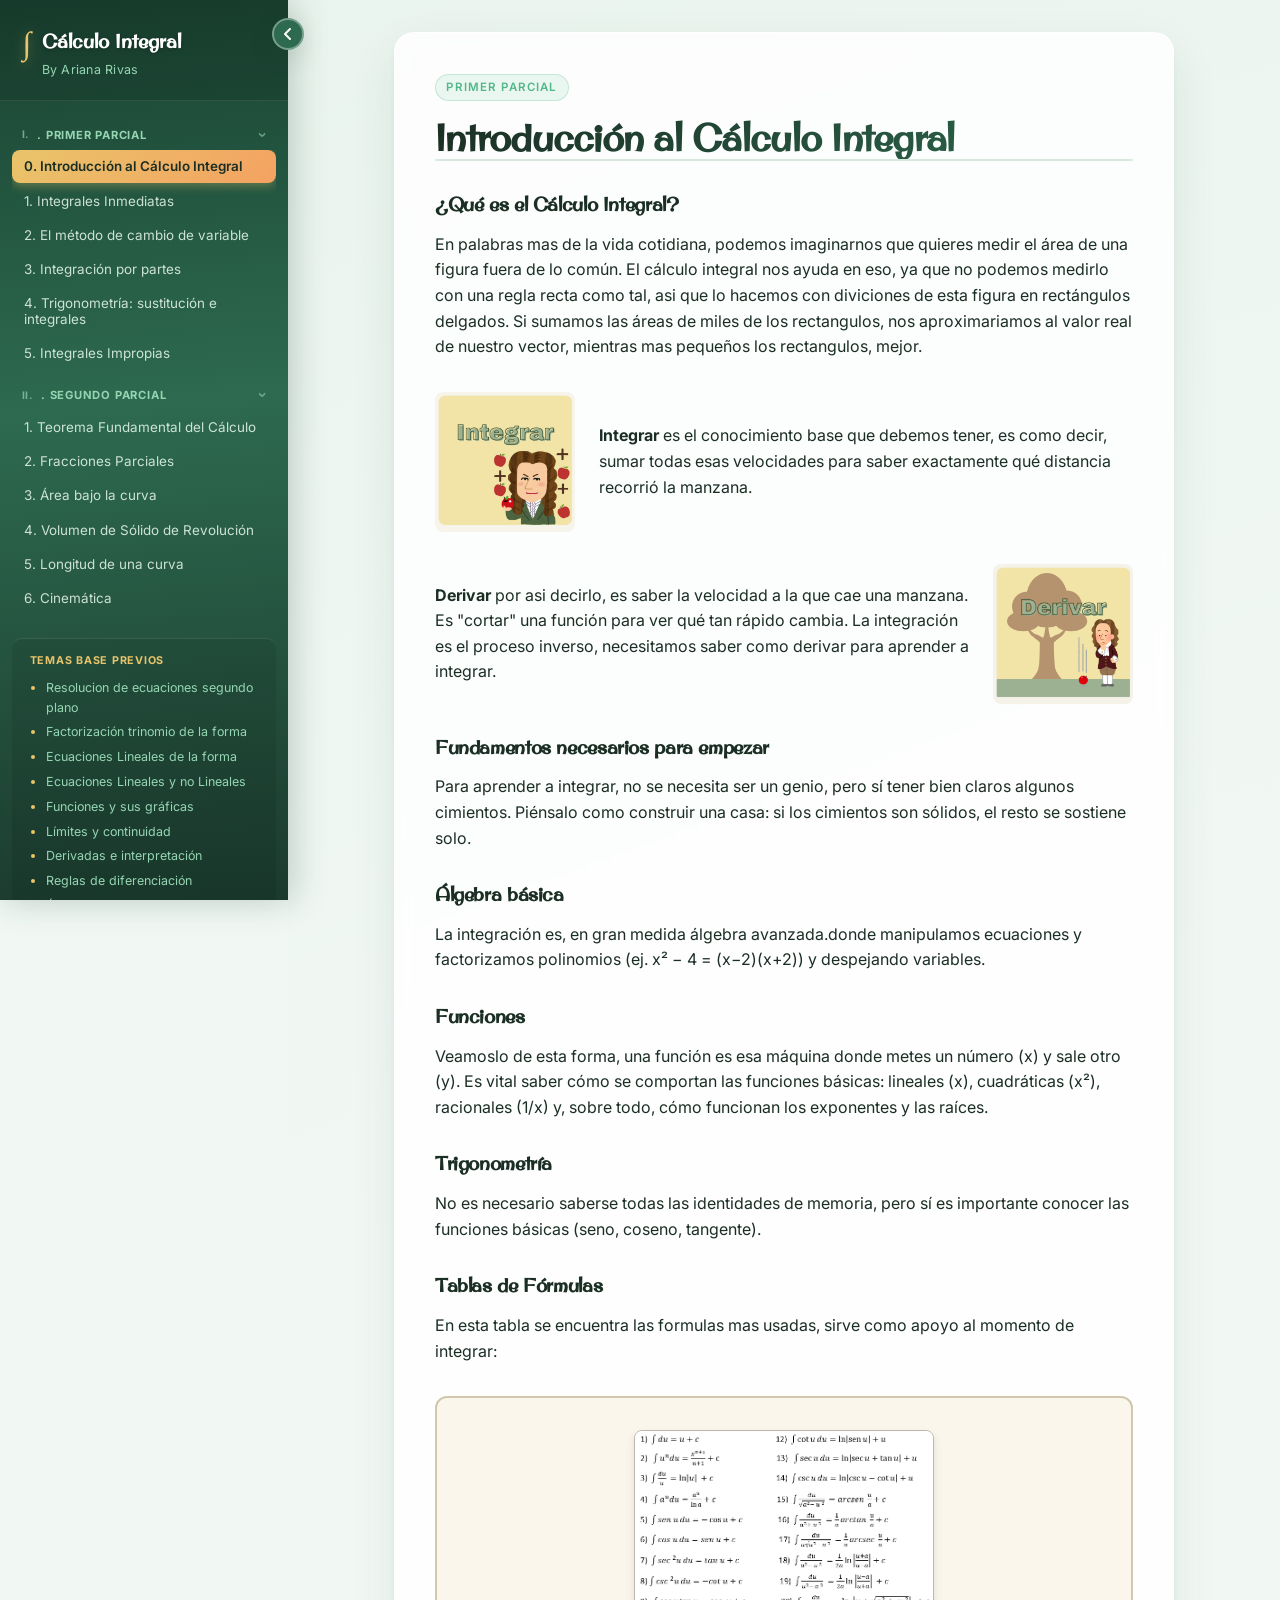
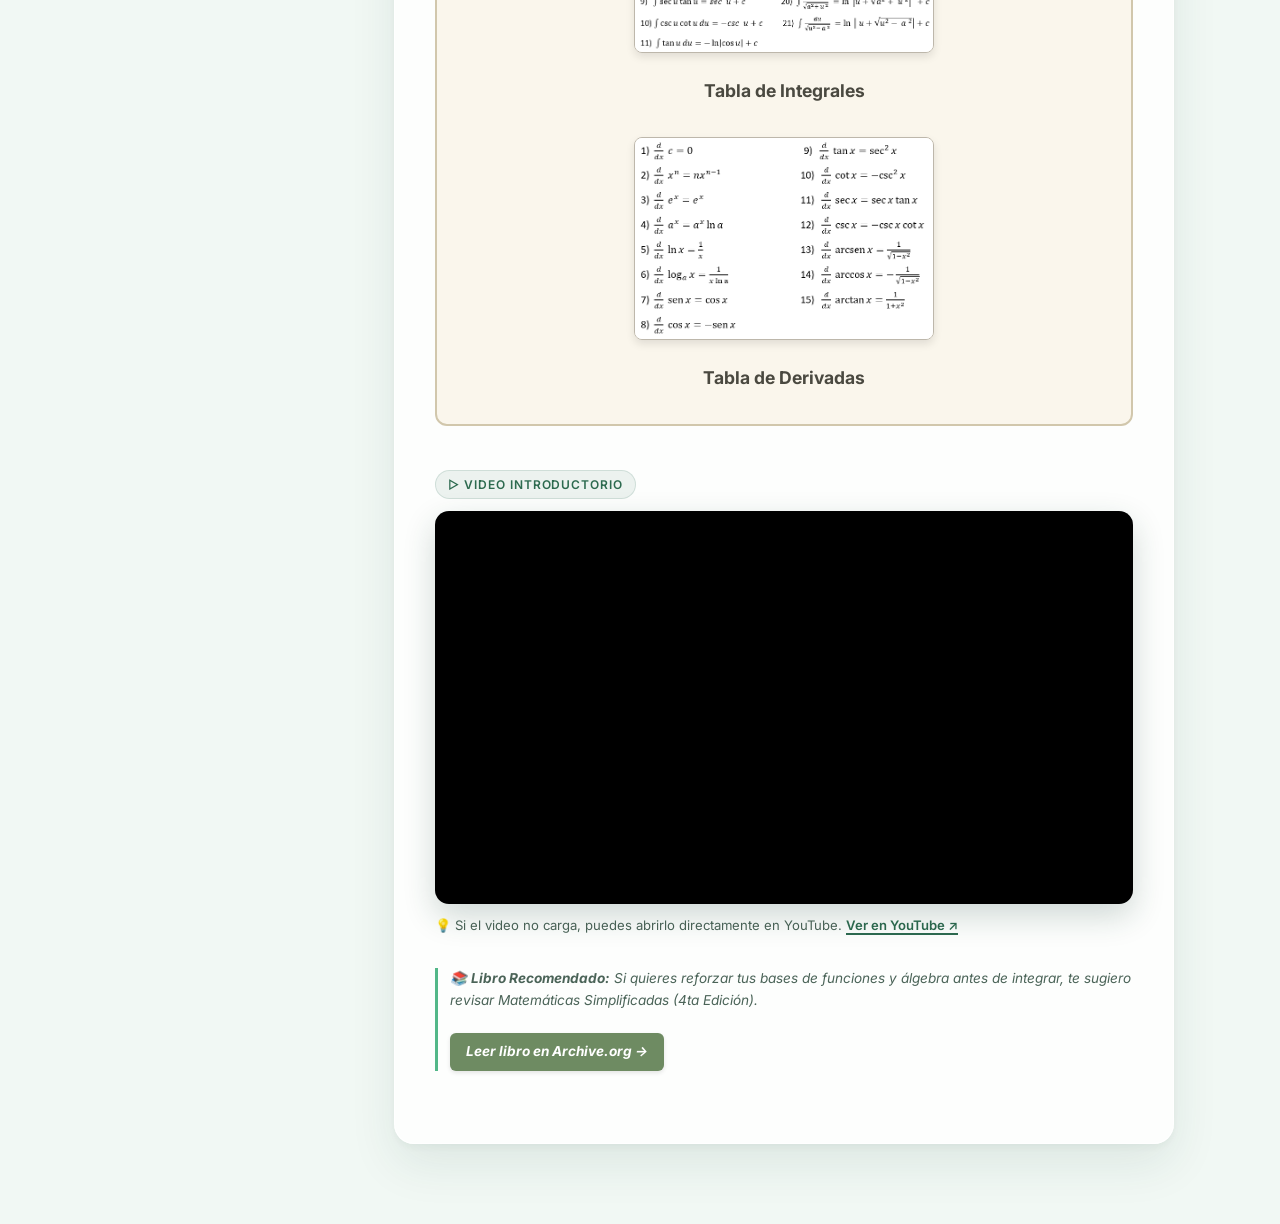
<file: index.html>
<!DOCTYPE html>
<html lang="es">
<head>
  <meta charset="UTF-8">
  <meta name="viewport" content="width=device-width, initial-scale=1.0">
  <title>Cálculo Integral — Ariana Rivas</title>
  <meta http-equiv="refresh" content="0; url=Calculo/">
  <link rel="canonical" href="https://arianathaisrq.github.io/Portafolio-Calculo-Integral/Calculo/">
  <style>
    body {
      margin: 0;
      min-height: 100vh;
      display: flex;
      align-items: center;
      justify-content: center;
      font-family: system-ui, sans-serif;
      background: #1B4332;
      color: #d8f3dc;
      text-align: center;
    }
    a { color: #E9C46A; }
  </style>
</head>
<body>
  <p>Redirigiendo… <a href="Calculo/">Haz clic aquí si no redirige automáticamente.</a></p>
</body>
</html>
</file>
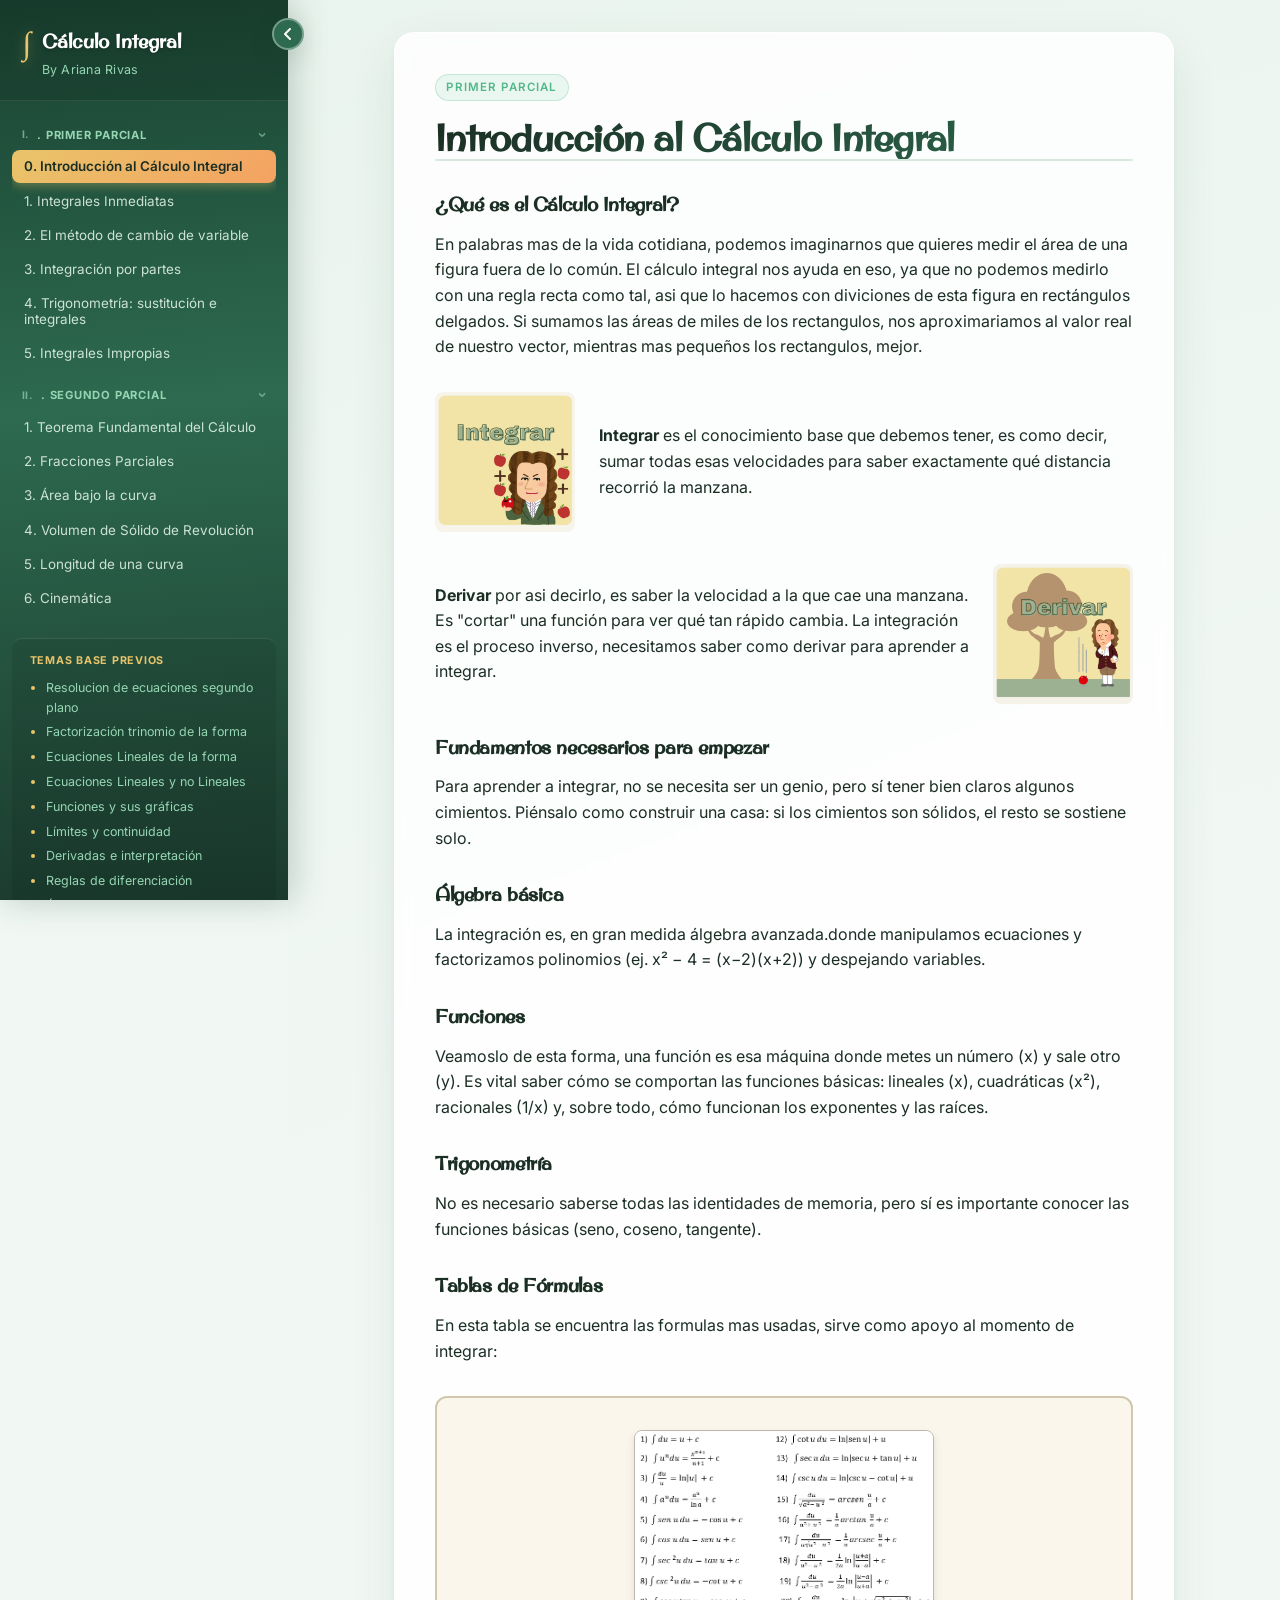
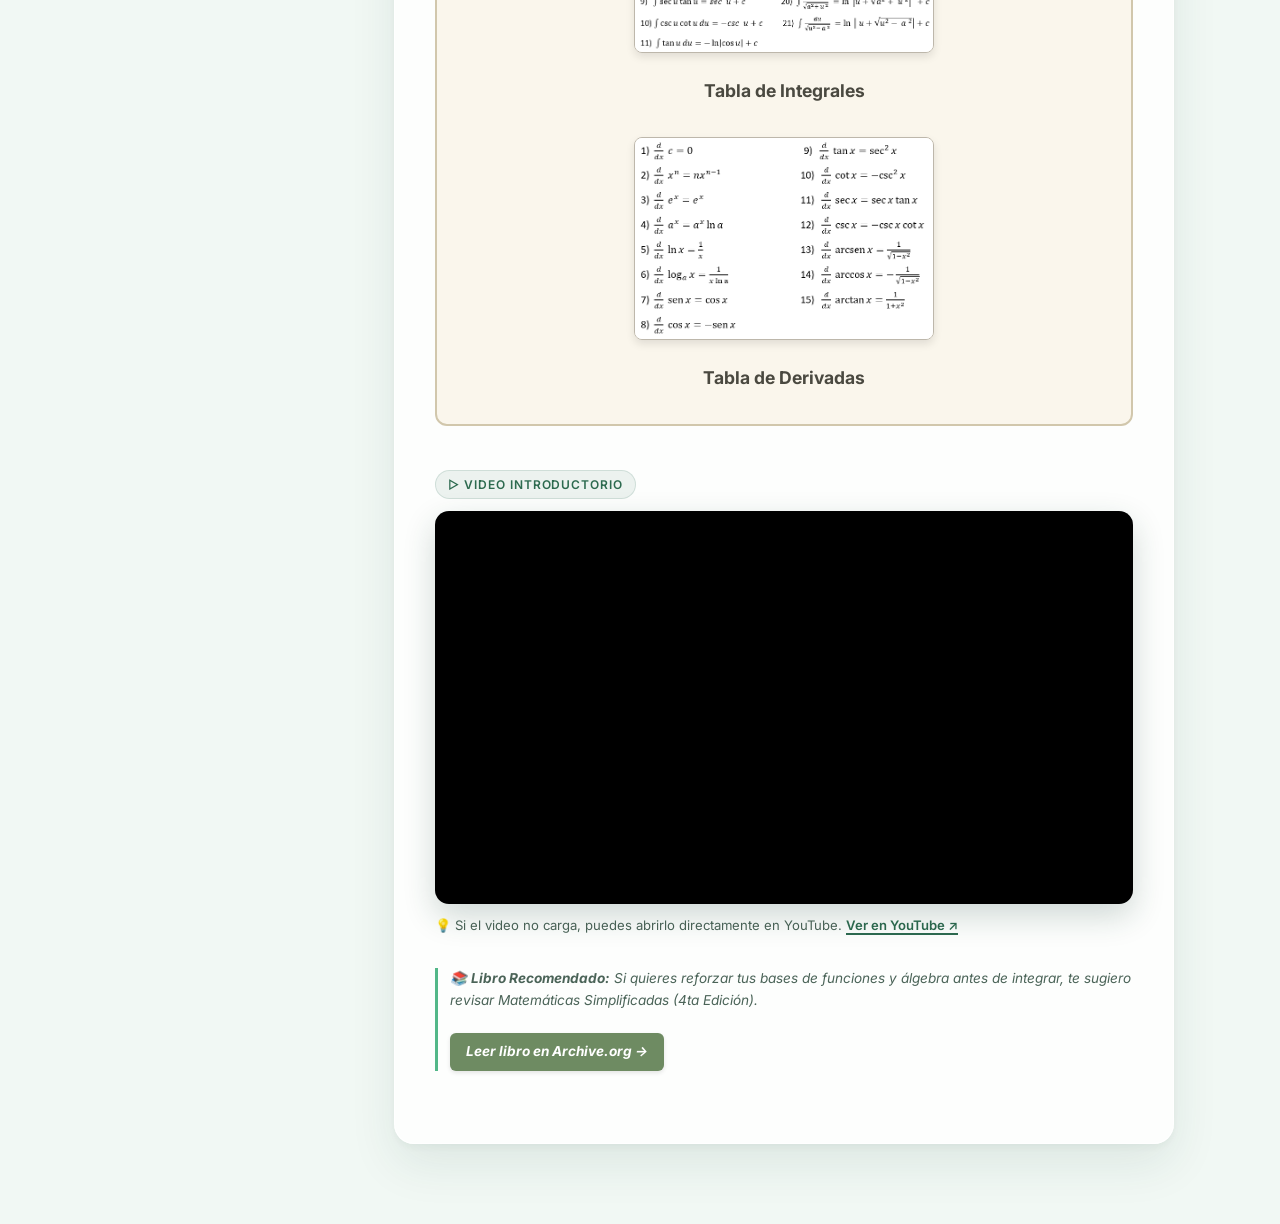
<file: Calculo/index.html>
<!DOCTYPE html>
<html lang="es">
<head>
<meta charset="UTF-8">
<meta name="viewport" content="width=device-width, initial-scale=1.0">

<title>Cálculo Integral — Guía completa | Ariana Rivas</title>
<meta name="description" content="Guía interactiva de Cálculo Integral: fracciones parciales, sustitución trigonométrica, áreas, volúmenes, longitud de curva, cinemática e integrales. By Ariana Rivas.">
<meta name="author" content="Ariana Rivas">
<meta name="robots" content="index, follow">
<link rel="canonical" href="https://arianathaisrq.github.io/Portafolio-Calculo-Integral/Calculo/">

<!-- Open Graph (vista previa en redes sociales) -->
<meta property="og:type"        content="website">
<meta property="og:title"       content="Cálculo Integral — Guía completa">
<meta property="og:description" content="Guía interactiva de Cálculo Integral con ejercicios resueltos, videos y fórmulas clave. By Ariana Rivas.">
<meta property="og:url"         content="https://arianathaisrq.github.io/Portafolio-Calculo-Integral/Calculo/">
<meta property="og:image"       content="https://arianathaisrq.github.io/Portafolio-Calculo-Integral/Calculo/icon.png">
<meta property="og:locale"      content="es_MX">

<!-- Twitter Card -->
<meta name="twitter:card"        content="summary">
<meta name="twitter:title"       content="Cálculo Integral — Guía completa">
<meta name="twitter:description" content="Guía interactiva de Cálculo Integral con ejercicios resueltos y videos.">
<meta name="twitter:image"       content="https://arianathaisrq.github.io/Portafolio-Calculo-Integral/Calculo/icon.png">

<link rel="icon" href="icon.png">
<link rel="stylesheet" href="style.css">
</head>
<body>

<header class="mobile-topbar">
  <button class="hamburger" id="hamburger" type="button" aria-label="Abrir menú" aria-expanded="false" aria-controls="sidebar">
    <svg width="20" height="20" viewBox="0 0 20 20" fill="none" xmlns="http://www.w3.org/2000/svg" aria-hidden="true">
      <rect x="2" y="5"  width="16" height="2" rx="1" fill="currentColor"/>
      <rect x="2" y="9"  width="16" height="2" rx="1" fill="currentColor"/>
      <rect x="2" y="13" width="16" height="2" rx="1" fill="currentColor"/>
    </svg>
  </button>
  <span class="mobile-title"><span class="brand-icon">&#8747;</span> <span id="mobile-title-text">Cálculo Integral</span></span>
</header>

<div class="overlay" id="overlay"></div>

<!-- Botón toggle para desktop (colapsar/expandir sidebar) -->
<button class="desktop-toggle" id="desktop-toggle" type="button" aria-label="Colapsar menú lateral" aria-expanded="true" aria-controls="sidebar">
  <svg viewBox="0 0 14 14" fill="none" xmlns="http://www.w3.org/2000/svg" aria-hidden="true">
    <path d="M9 2L4 7L9 12" stroke="currentColor" stroke-width="2" stroke-linecap="round" stroke-linejoin="round"/>
  </svg>
</button>

<nav class="sidebar" id="sidebar" aria-label="Temas de cálculo integral">
  <div class="sidebar-header">
    <span class="brand-icon">&#8747;</span>
    <div>
      <p class="brand-title">Cálculo Integral</p>
      <p class="brand-subtitle">By Ariana Rivas</p>
    </div>
    <button class="sidebar-close" id="sidebar-close" type="button" aria-label="Cerrar menú">&#x2715;</button>
  </div>

  <div class="sidebar-nav" id="sidebar-nav"></div>

  <div class="prereq-box">
    <h2>Temas base previos</h2>
    <ul id="prereq-list"></ul>
  </div>
</nav>

<main class="content" id="content"></main>

<script src="data.js"></script>
<script src="app.js"></script>
</body>
</html>
</file>
<file: Calculo/style.css>
@import url('https://fonts.googleapis.com/css2?family=Inter:wght@300;400;500;600;700&family=Original+Surfer&display=swap');

:root {
  --verde:              #2D6A4F;
  --verde-oscuro:       #1B4332;
  --verde-hover:        #40916C;
  --verde-claro:        #52B788;
  --verde-texto-suave:  #95D5B2;
  --amarillo:           #FFF3B0;
  --amarillo-fuerte:    #E9C46A;
  --hueso:              #F1F8F4;
  --superficie:         #FFFFFF;
  --borde:              #D8E8DD;
  --texto:              #1B2E24;
  --texto-cuerpo:       #4A6357;
  --texto-claro:        #F0FFF4;
  --fuente-titulo:      "Original Surfer", cursive;
  --fuente-cuerpo:      "Inter", system-ui, -apple-system, "Segoe UI", sans-serif;
  --sidebar-ancho:      288px;
  --radius:             12px;
  --shadow-sm:          0 2px 8px rgba(27, 67, 50, .10);
  --shadow-md:          0 8px 24px rgba(27, 67, 50, .13);
  --shadow-lg:          0 16px 48px rgba(27, 67, 50, .16);
  --transition:         .25s cubic-bezier(.4, 0, .2, 1);
}

* { box-sizing: border-box; }

body {
  margin: 0;
  font-family: var(--fuente-cuerpo);
  background: var(--hueso);
  color: var(--texto);
  line-height: 1.6;
}

/* ─── Aviso servidor ─── */
.aviso-servidor {
  position: fixed;
  z-index: 50;
  bottom: 1rem;
  right: 1rem;
  max-width: 340px;
  margin: 0;
  padding: .8rem 1.1rem;
  background: #fffbea;
  border: 1px solid var(--amarillo-fuerte);
  border-radius: 10px;
  box-shadow: var(--shadow-md);
  color: var(--texto);
  font-size: .82rem;
  animation: slideInRight .4s var(--transition) both;
}

@keyframes slideInRight {
  from { opacity: 0; transform: translateX(20px); }
  to   { opacity: 1; transform: translateX(0); }
}

/* ─── Tipografía ─── */
h1, h2, h3, h4 {
  line-height: 1.2;
  font-family: var(--fuente-titulo);
  letter-spacing: -.02em;
}

.brand-icon {
  font-family: var(--fuente-titulo);
  font-style: italic;
  color: var(--amarillo-fuerte);
}

/* ─── Barra superior móvil ─── */
.mobile-topbar {
  display: none;
  align-items: center;
  gap: .75rem;
  background: linear-gradient(135deg, var(--verde-oscuro), var(--verde));
  color: var(--texto-claro);
  padding: .8rem 1rem;
  position: sticky;
  top: 0;
  z-index: 25;
  box-shadow: 0 2px 12px rgba(27, 67, 50, .3);
}

.hamburger {
  background: rgba(255,255,255,.12);
  border: 1px solid rgba(255,255,255,.2);
  color: var(--texto-claro);
  font-size: 1.15rem;
  line-height: 1;
  cursor: pointer;
  padding: .35rem .55rem;
  border-radius: 8px;
  transition: background var(--transition);
  display: flex;
  align-items: center;
  justify-content: center;
}
.hamburger:hover { background: rgba(255,255,255,.22); }
.hamburger svg { display: block; }

.mobile-title {
  font-family: var(--fuente-titulo);
  font-size: 1.1rem;
  display: flex;
  align-items: center;
  gap: .4rem;
}
.mobile-title .brand-icon { font-size: 1.3rem; }

/* ─── Toggle desktop (botón para colapsar sidebar en pantallas grandes) ─── */
.desktop-toggle {
  display: flex;
  position: fixed;
  top: 1.1rem;
  left: calc(var(--sidebar-ancho) - 16px);
  z-index: 40;
  width: 32px;
  height: 32px;
  border-radius: 50%;
  background: var(--verde);
  border: 2px solid rgba(255,255,255,.35);
  color: #fff;
  cursor: pointer;
  align-items: center;
  justify-content: center;
  box-shadow: var(--shadow-md);
  transition: left var(--transition), background var(--transition), transform var(--transition);
}
.desktop-toggle:hover { background: var(--verde-hover); }
.desktop-toggle svg { width: 14px; height: 14px; transition: transform var(--transition); }

/* Cuando el sidebar está colapsado */
body.sidebar-colapsado .desktop-toggle {
  left: 0px;
}
body.sidebar-colapsado .desktop-toggle svg {
  transform: rotate(180deg);
}

/* ─── Overlay ─── */
.overlay {
  display: none;
  position: fixed;
  inset: 0;
  background: rgba(15, 27, 20, .5);
  backdrop-filter: blur(4px);
  -webkit-backdrop-filter: blur(4px);
  opacity: 0;
  pointer-events: none;
  transition: opacity var(--transition);
  z-index: 30;
}
.overlay.visible { opacity: 1; pointer-events: auto; }

/* ─── Sidebar ─── */
.sidebar {
  position: fixed;
  top: 0;
  left: 0;
  bottom: 0;
  width: var(--sidebar-ancho);
  background: linear-gradient(175deg, #1a4332 0%, #2d6a4f 45%, #1b3a2e 100%);
  box-shadow: 4px 0 32px rgba(27, 67, 50, .25);
  display: flex;
  flex-direction: column;
  overflow-y: auto;
  overflow-x: hidden;
  z-index: 35;
  transition: transform var(--transition), width var(--transition);
  scrollbar-width: thin;
  scrollbar-color: rgba(255,255,255,.15) transparent;
}
.sidebar::-webkit-scrollbar { width: 4px; }
.sidebar::-webkit-scrollbar-thumb { background: rgba(255,255,255,.15); border-radius: 4px; }

/* Sidebar colapsado en desktop */
body.sidebar-colapsado .sidebar {
  transform: translateX(calc(-1 * var(--sidebar-ancho)));
}
body.sidebar-colapsado .content {
  margin-left: 0;
}

/* ─── Header del sidebar ─── */
.sidebar-header {
  display: flex;
  align-items: flex-start;
  gap: .65rem;
  padding: 1.6rem 1.4rem 1.3rem;
  position: relative;
  border-bottom: 1px solid rgba(255,255,255,.08);
  background: rgba(0,0,0,.12);
}
.sidebar-header .brand-icon {
  font-size: 2rem;
  line-height: 1;
  filter: drop-shadow(0 2px 6px rgba(233,196,106,.4));
}
.brand-title {
  margin: 0;
  color: #fff;
  font-family: var(--fuente-titulo);
  font-weight: 700;
  font-size: 1.2rem;
  text-shadow: 0 1px 4px rgba(0,0,0,.3);
}
.brand-subtitle {
  margin: .2rem 0 0;
  color: var(--verde-texto-suave);
  font-size: .78rem;
  font-weight: 400;
  letter-spacing: .02em;
}
.sidebar-close {
  display: none;
  position: absolute;
  top: .9rem;
  right: .9rem;
  width: 28px;
  height: 28px;
  border: 1px solid rgba(255,255,255,.2);
  background: rgba(255,255,255,.1);
  color: #fff;
  font-size: 1.1rem;
  line-height: 1;
  cursor: pointer;
  border-radius: 8px;
  display: none;
  align-items: center;
  justify-content: center;
  transition: background var(--transition);
}
.sidebar-close:hover { background: rgba(255,255,255,.2); }

/* ─── Navegación del sidebar ─── */
.sidebar-nav {
  padding: .75rem .75rem;
  counter-reset: grupo;
  flex: 1;
}

.grupo { margin-bottom: .25rem; }

.grupo-header {
  width: 100%;
  display: flex;
  align-items: center;
  gap: .5rem;
  background: none;
  border: none;
  color: var(--verde-texto-suave);
  text-transform: uppercase;
  letter-spacing: .07em;
  font-size: .7rem;
  font-weight: 700;
  padding: .85rem .6rem .45rem;
  cursor: pointer;
  counter-increment: grupo;
  font-family: var(--fuente-cuerpo);
  transition: color var(--transition);
}
.grupo-header:hover { color: #d8f3dc; }
.grupo-header::before {
  content: counter(grupo, upper-roman) ".";
  font-size: .65rem;
  opacity: .7;
}
.grupo-nombre { flex: 1; text-align: left; }
.chevron {
  display: inline-block;
  transition: transform var(--transition);
  transform: rotate(90deg);
  font-size: .85rem;
  opacity: .6;
}
.grupo.colapsado .grupo-header .chevron { transform: rotate(0deg); }

.grupo-items {
  display: flex;
  flex-direction: column;
  gap: .1rem;
  max-height: 600px;
  overflow: hidden;
  transition: max-height .3s cubic-bezier(.4,0,.2,1);
}
.grupo.colapsado .grupo-items { max-height: 0; }

.tema-btn {
  text-align: left;
  background: none;
  border: none;
  border-radius: 8px;
  padding: .52rem .75rem;
  font-size: .84rem;
  color: rgba(240, 255, 244, .82);
  cursor: pointer;
  font-family: var(--fuente-cuerpo);
  transition: background var(--transition), color var(--transition), transform var(--transition);
  width: 100%;
}
.tema-btn:hover {
  background: rgba(255,255,255,.1);
  color: #fff;
  transform: translateX(3px);
}
.tema-btn.active {
  background: linear-gradient(135deg, var(--amarillo-fuerte), #f4a261);
  color: var(--texto);
  font-weight: 600;
  box-shadow: 0 3px 10px rgba(233,196,106,.35);
}

/* ─── Prerrequisitos ─── */
.prereq-box {
  margin: .5rem .75rem 1.5rem;
  padding: 1rem 1.1rem;
  border-top: 1px solid rgba(255,255,255,.1);
  background: rgba(0,0,0,.08);
  border-radius: 10px;
}
.prereq-box h2 {
  margin: 0 0 .6rem;
  font-family: var(--fuente-cuerpo);
  font-size: .67rem;
  text-transform: uppercase;
  letter-spacing: .07em;
  color: var(--amarillo-fuerte);
  font-weight: 700;
}
.prereq-box ul { margin: 0; padding-left: 1rem; font-size: .78rem; color: var(--verde-texto-suave); }
.prereq-box li { margin-bottom: .3rem; }
.prereq-box li::marker { color: var(--amarillo-fuerte); }

/* ─── Contenido principal ─── */
.content {
  margin-left: var(--sidebar-ancho);
  min-height: 100vh;
  padding: 2rem 2.5rem 5rem;
  transition: margin-left var(--transition), filter var(--transition), transform var(--transition);
  background: linear-gradient(160deg, #eaf4ee 0%, var(--hueso) 40%);
}

.content-inner {
  max-width: 780px;
  margin: 0 auto;
  background: rgba(255, 255, 255, .82);
  border: 1px solid rgba(255, 255, 255, .9);
  border-radius: 20px;
  box-shadow: 0 4px 6px rgba(27,67,50,.04), 0 20px 48px rgba(27,67,50,.09);
  padding: 2.5rem;
  backdrop-filter: blur(8px);
  -webkit-backdrop-filter: blur(8px);
  animation: fadeInUp .35s var(--transition) both;
}

@keyframes fadeInUp {
  from { opacity: 0; transform: translateY(12px); }
  to   { opacity: 1; transform: translateY(0); }
}

/* ─── Encabezado de contenido ─── */
.content-categoria {
  display: inline-block;
  margin: 0 0 .5rem;
  font-size: .72rem;
  font-weight: 600;
  text-transform: uppercase;
  letter-spacing: .1em;
  color: var(--verde-claro);
  background: rgba(82, 183, 136, .1);
  padding: .2rem .65rem;
  border-radius: 20px;
  border: 1px solid rgba(82, 183, 136, .25);
}
.content-titulo {
  margin: .4rem 0 0;
  font-size: 2.3rem;
  color: var(--texto);
  background: linear-gradient(135deg, var(--texto), var(--verde));
  -webkit-background-clip: text;
  -webkit-text-fill-color: transparent;
  background-clip: text;
}
.content-subtitulo {
  margin: .5rem 0 1.5rem;
  color: var(--texto-cuerpo);
  font-size: 1rem;
  font-weight: 400;
}
.content-divider {
  border: none;
  border-top: 2px solid var(--borde);
  margin: 0 0 2rem;
  background: linear-gradient(90deg, var(--verde-claro), transparent);
  height: 2px;
  border-radius: 2px;
}

/* ─── Bloques ─── */
.bloque { margin-bottom: 2rem; }
.bloque h3 { font-size: 1.18rem; margin-bottom: .7rem; color: var(--texto); }

.bloque-explicativo {
  background: linear-gradient(135deg, #fffbea, #fff9e0);
  border-left: 4px solid var(--amarillo-fuerte);
  border-radius: 12px;
  padding: 1.2rem 1.4rem;
  box-shadow: 0 4px 16px rgba(233,196,106,.15);
}
.bloque-explicativo h3 { margin-top: 0; }
.bloque-explicativo p:last-child { margin-bottom: 0; }

/* ─── Video ─── */
.video-label {
  display: inline-flex;
  align-items: center;
  gap: .45rem;
  font-size: .75rem;
  font-weight: 600;
  text-transform: uppercase;
  letter-spacing: .08em;
  color: var(--verde);
  background: rgba(45, 106, 79, .08);
  padding: .25rem .75rem;
  border-radius: 20px;
  margin-bottom: .75rem;
  border: 1px solid rgba(45,106,79,.15);
}
.video-wrap {
  position: relative;
  padding-top: 56.25%;
  height: 0;
  overflow: hidden;
  border-radius: 14px;
  background: #000;
  box-shadow: 0 12px 32px rgba(27, 67, 50, .2);
}
.video-wrap iframe { position: absolute; inset: 0; display: block; width: 100%; height: 100%; border: 0; }
.video-tip {
  margin: .7rem 0 0;
  font-size: .82rem;
  color: var(--texto-cuerpo);
}
.video-enlace {
  color: var(--verde);
  font-weight: 600;
  text-decoration-thickness: 1.5px;
  text-underline-offset: 3px;
  transition: color var(--transition);
}
.video-enlace:hover { color: var(--verde-hover); }

/* ─── Secciones trigonométricas ─── */
.trig-info {
  background: linear-gradient(135deg, #fffbea, #fff9e0);
  border-left: 4px solid var(--amarillo-fuerte);
  border-radius: 12px;
  padding: 1.1rem 1.4rem;
  line-height: 1.7;
}
.trig-info p { margin: 0 0 .75rem; }
.trig-info p:last-child { margin-bottom: 0; }
.trig-estrategias p { padding-bottom: .75rem; border-bottom: 1px solid rgba(233,196,106,.3); }
.trig-estrategias p:last-child { padding-bottom: 0; border-bottom: 0; }
.trig-imagen { margin: 0; text-align: center; }
.trig-imagen img {
  width: min(100%, 480px);
  height: auto;
  border-radius: 14px;
  box-shadow: var(--shadow-md);
}
.trig-imagen figcaption { max-width: 480px; margin: .8rem auto 0; color: var(--texto-cuerpo); font-size: .88rem; }
.trig-diferencias { display: grid; grid-template-columns: repeat(2, minmax(0, 1fr)); gap: 1.1rem; }
.trig-diferencias section {
  padding: 1.1rem 1.2rem;
  border: 1px solid var(--borde);
  border-top: 4px solid var(--verde-claro);
  border-radius: 12px;
  background: var(--superficie);
  box-shadow: var(--shadow-sm);
  transition: box-shadow var(--transition), transform var(--transition);
}
.trig-diferencias section:hover { box-shadow: var(--shadow-md); transform: translateY(-2px); }
.trig-diferencias h4 { margin: 0 0 .65rem; font-size: 1rem; }
.trig-diferencias p { margin: 0 0 .7rem; line-height: 1.6; }
.trig-diferencias p:last-child { margin-bottom: 0; }
.separador-trig {
  display: flex;
  align-items: center;
  gap: .75rem;
  color: var(--verde);
  font-family: var(--fuente-titulo);
  font-size: 1.3rem;
}
.separador-trig::before, .separador-trig::after { content: ""; height: 2px; flex: 1; background: linear-gradient(90deg, transparent, var(--borde)); }
.separador-trig::after { background: linear-gradient(270deg, transparent, var(--borde)); }
.separador-trig span { white-space: nowrap; }

/* ─── Blur del contenido cuando el sidebar-activo (móvil) ─── */
.sidebar-activo .content { filter: blur(2px); transform: scale(.997); }

/* ─── Fórmula clave ─── */
.formula-clave {
  margin-top: 1.1rem;
  background: linear-gradient(135deg, var(--amarillo), #fff3c4);
  border-radius: 10px;
  padding: .9rem 1.1rem;
  border: 1px solid rgba(233,196,106,.4);
}
.formula-clave .etiqueta {
  display: block;
  font-size: .7rem;
  font-weight: 600;
  text-transform: uppercase;
  letter-spacing: .07em;
  color: var(--texto-cuerpo);
  margin-bottom: .35rem;
}
.formula-clave .formula {
  font-family: "Courier New", monospace;
  font-size: 1rem;
  color: var(--texto);
}

/* ─── Ejercicio resuelto ─── */
.bloque-ejercicio {
  background: linear-gradient(135deg, #fffbea, #fff7d6);
  border-radius: 14px;
  padding: 1.3rem 1.4rem .5rem;
  border: 1px solid rgba(233,196,106,.3);
  box-shadow: var(--shadow-sm);
}
.enunciado { margin: 0 0 1.1rem; color: var(--texto-cuerpo); }

.stepper { display: flex; flex-direction: column; }

.paso { display: flex; gap: 1.1rem; align-items: stretch; }

.paso-marker { position: relative; flex: 0 0 2.2rem; display: flex; justify-content: center; }
.paso-numero {
  width: 2.2rem;
  height: 2.2rem;
  flex-shrink: 0;
  border-radius: 50%;
  background: linear-gradient(135deg, var(--verde), var(--verde-oscuro));
  color: #fff;
  display: flex;
  align-items: center;
  justify-content: center;
  font-weight: 700;
  font-size: .85rem;
  z-index: 1;
  box-shadow: 0 3px 10px rgba(45,106,79,.3);
}
.paso:not(:last-child) .paso-marker::after {
  content: "";
  position: absolute;
  top: 2.2rem;
  bottom: 0;
  left: 50%;
  transform: translateX(-50%);
  width: 2px;
  background: linear-gradient(180deg, var(--verde-claro), transparent);
}

.paso-contenido { flex: 1; min-width: 0; padding-bottom: 1.5rem; }
.paso-titulo {
  margin: .15rem 0 .35rem;
  font-size: .75rem;
  text-transform: uppercase;
  letter-spacing: .05em;
  color: var(--verde);
  font-family: var(--fuente-cuerpo);
  font-weight: 700;
}
.paso-descripcion { margin: 0 0 .6rem; font-size: .88rem; color: var(--texto-cuerpo); }
.paso-formula {
  display: inline-block;
  background: var(--superficie);
  border: 1px solid var(--borde);
  border-radius: 8px;
  padding: .5rem .85rem;
  font-family: "Courier New", monospace;
  font-size: .9rem;
  box-shadow: var(--shadow-sm);
}

.diagrama { text-align: center; margin: 1.2rem 0; }
.diagrama svg { max-width: 280px; width: 100%; height: auto; }
.diagrama figcaption { font-size: .8rem; color: var(--texto-cuerpo); margin-top: .5rem; }

.nota {
  font-size: .85rem;
  color: var(--texto-cuerpo);
  border-left: 3px solid var(--verde-claro);
  padding-left: .75rem;
  margin: 0;
  font-style: italic;
}

/* ─── Responsive ─── */
@media (max-width: 768px) {
  .mobile-topbar { display: flex; }
  .overlay { display: block; }
  .desktop-toggle { display: none; }

  .sidebar {
    width: 285px;
    max-width: 88vw;
    transform: translateX(-100%);
    transition: transform var(--transition);
  }
  .sidebar.abierto { transform: translateX(0); }
  .sidebar-close { display: flex !important; }

  .content { margin-left: 0 !important; padding: 1.25rem 1rem 3rem; }
  .content-inner { padding: 1.5rem 1.25rem; border-radius: 16px; }
  .content-titulo { font-size: 1.75rem; }
  .trig-diferencias { grid-template-columns: 1fr; }
}

@media (max-width: 480px) {
  .content-inner { padding: 1.25rem 1rem; }
  .content-titulo { font-size: 1.5rem; }
}
</file>
